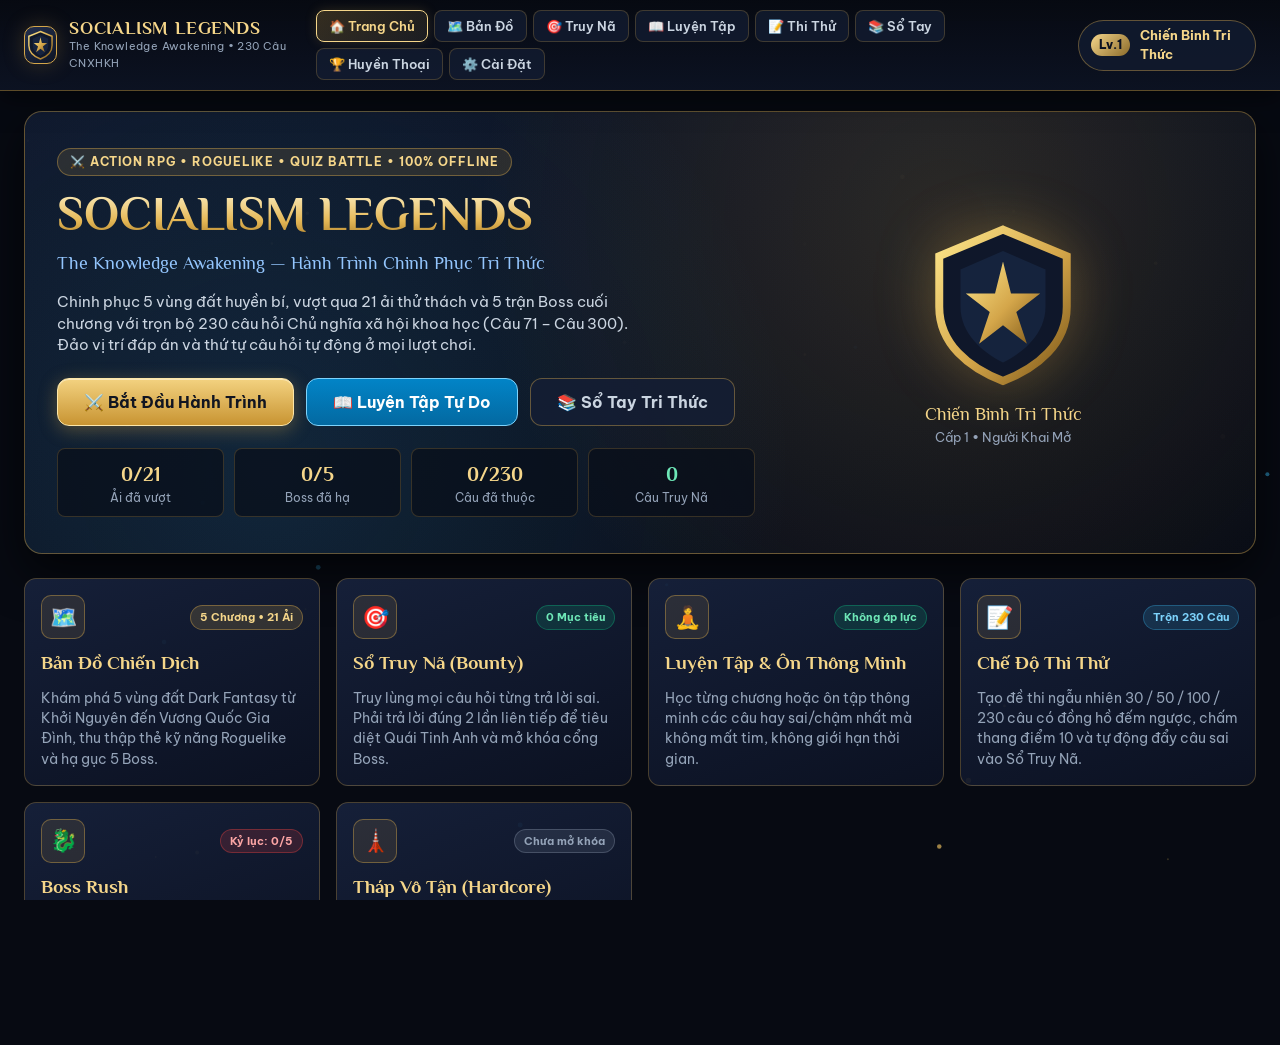
<file: On_thi_CK_CNXH/index.html>
<!DOCTYPE html>
<html lang="vi">
<head>
  <meta charset="UTF-8">
  <meta name="viewport" content="width=device-width, initial-scale=1.0">
  <title>SOCIALISM LEGENDS – The Knowledge Awakening</title>

  <!-- Vietnamese-native Dark Fantasy Display & Body Fonts (Online enhancement, clean Windows offline fallback) -->
  <link rel="preconnect" href="https://fonts.googleapis.com">
  <link rel="preconnect" href="https://fonts.gstatic.com" crossorigin>
  <link href="https://fonts.googleapis.com/css2?family=Be+Vietnam+Pro:wght@400;500;600;700;800&family=Philosopher:wght@700&family=Playfair+Display:wght@600;700;800&display=swap" rel="stylesheet">

  <!-- Modular Stylesheets -->
  <link rel="stylesheet" href="css/main.css">
  <link rel="stylesheet" href="css/map.css">
  <link rel="stylesheet" href="css/combat.css">
  <link rel="stylesheet" href="css/animations.css">
</head>
<body>
  <canvas id="bg-canvas"></canvas>

  <div id="app">
    <header class="top-nav">
      <div class="nav-brand" id="nav-brand">
        <div class="nav-crest" id="nav-crest-slot"></div>
        <div>
          <div class="nav-title">SOCIALISM LEGENDS</div>
          <div class="nav-sub">The Knowledge Awakening • 230 Câu CNXHKH</div>
        </div>
      </div>

      <nav class="nav-links">
        <button class="nav-btn" data-nav="menu">🏠 Trang Chủ</button>
        <button class="nav-btn" data-nav="worldmap">🗺️ Bản Đồ</button>
        <button class="nav-btn" data-nav="bounty">🎯 Truy Nã <span class="nav-badge" id="nav-bounty-badge" style="display:none;">0</span></button>
        <button class="nav-btn" data-nav="practice">📖 Luyện Tập</button>
        <button class="nav-btn" data-nav="exam">📝 Thi Thử</button>
        <button class="nav-btn" data-nav="codex">📚 Sổ Tay</button>
        <button class="nav-btn" data-nav="hall">🏆 Huyền Thoại</button>
        <button class="nav-btn" data-nav="settings">⚙️ Cài Đặt</button>
      </nav>

      <div class="nav-hero-pill" id="nav-hero-pill" title="Xem Hồ Sơ Chiến Binh">
        <span class="hero-lvl-badge" id="nav-hero-lvl">Lv.1</span>
        <span id="nav-hero-name" style="font-size:13px;font-weight:700;color:var(--gold-bright);">Chiến Binh Tri Thức</span>
      </div>
    </header>

    <main class="screen-viewport" id="screen-viewport"></main>
  </div>

  <!-- Global Modal Overlay (Boss Intro, Pause, Victory/Skills, Defeat, Confirmations) -->
  <div class="modal-backdrop hidden" id="modal-overlay"></div>

  <!-- Toast Notification Layer -->
  <div id="toast-container"></div>

  <!-- Verified 230-Question Offline Data Module (Zero-CORS for direct index.html open) -->
  <script src="data/questions_data.js"></script>

  <!-- Modular Game Systems -->
  <script src="js/storage.js"></script>
  <script src="js/audio.js"></script>
  <script src="js/art.js"></script>
  <script src="js/questions.js"></script>
  <script src="js/skills.js"></script>
  <script src="js/bosses.js"></script>
  <script src="js/progression.js"></script>
  <script src="js/combat.js"></script>
  <script src="js/game.js"></script>
</body>
</html>
</file>
<file: On_thi_CK_CNXH/css/main.css>
/* ============================================================
   SOCIALISM LEGENDS – MAIN THEME & LAYOUT
   Dark Fantasy RPG + Medieval Fantasy | 100% Vietnamese Safe Fonts
   ============================================================ */

:root {
  --bg-void: #070a12;
  --bg-deep: #0b1120;
  --bg-navy: #111a2e;
  --bg-panel: rgba(15, 23, 42, 0.90);
  --bg-panel-solid: #11192d;
  --bg-card: rgba(20, 30, 52, 0.88);
  --bg-card-hover: rgba(30, 44, 74, 0.96);

  --gold-bright: #f5d68a;
  --gold: #d4a64a;
  --gold-dim: #8a6a2a;
  --gold-border: rgba(212, 166, 74, 0.42);
  --gold-glow: rgba(245, 214, 138, 0.28);

  --blue-electric: #38bdf8;
  --blue-deep: #0284c7;
  --crimson: #ef4444;
  --crimson-dark: #991b1b;
  --amber: #f59e0b;
  --emerald: #10b981;
  --emerald-bright: #34d399;
  --violet: #a855f7;

  --text-main: #f1f5f9;
  --text-soft: #cbd5e1;
  --text-muted: #94a3b8;

  /* 100% Vietnamese-safe Display & Body Font Stack (No Cinzel!) */
  --font-display: 'Philosopher', 'Playfair Display', 'Palatino Linotype', 'Book Antiqua', Georgia, serif;
  --font-body: 'Be Vietnam Pro', 'Segoe UI', Tahoma, Arial, sans-serif;

  --radius-sm: 8px;
  --radius-md: 12px;
  --radius-lg: 18px;
  --shadow-deep: 0 18px 46px rgba(0, 0, 0, 0.65);
  --shadow-gold: 0 0 22px rgba(212, 166, 74, 0.22);
}

*, *::before, *::after {
  box-sizing: border-box;
  margin: 0;
  padding: 0;
}

html, body {
  width: 100%;
  height: 100%;
  background: var(--bg-void);
  color: var(--text-main);
  font-family: var(--font-body);
  font-size: 15px;
  line-height: 1.5;
  overflow-x: hidden;
  -webkit-font-smoothing: antialiased;
  text-rendering: optimizeLegibility;
}

/* Custom Scrollbar */
::-webkit-scrollbar { width: 8px; height: 8px; }
::-webkit-scrollbar-track { background: #090e1a; }
::-webkit-scrollbar-thumb { background: #2c3a57; border-radius: 99px; border: 1px solid rgba(212,166,74,0.25); }
::-webkit-scrollbar-thumb:hover { background: var(--gold-dim); }

/* Ambient Canvas Backdrop */
#bg-canvas {
  position: fixed;
  inset: 0;
  width: 100vw;
  height: 100vh;
  z-index: 0;
  pointer-events: none;
}

#app {
  position: relative;
  z-index: 1;
  min-height: 100vh;
  display: flex;
  flex-direction: column;
}

/* Top Persistent Navigation Bar */
.top-nav {
  position: sticky;
  top: 0;
  z-index: 50;
  display: flex;
  align-items: center;
  justify-content: space-between;
  gap: 14px;
  padding: 10px 24px;
  background: linear-gradient(180deg, rgba(7, 10, 18, 0.96), rgba(13, 20, 36, 0.90));
  border-bottom: 1px solid var(--gold-border);
  box-shadow: 0 6px 24px rgba(0, 0, 0, 0.55);
  backdrop-filter: blur(10px);
}

.nav-brand {
  display: flex;
  align-items: center;
  gap: 12px;
  cursor: pointer;
}

.nav-crest {
  width: 38px;
  height: 38px;
  border-radius: 10px;
  background: linear-gradient(145deg, #23304f, #0d1424);
  border: 1.5px solid var(--gold);
  display: grid;
  place-items: center;
  box-shadow: var(--shadow-gold);
}

.nav-title {
  font-family: var(--font-display);
  font-weight: 700;
  font-size: 18px;
  letter-spacing: 0.8px;
  color: var(--gold-bright);
  line-height: 1.1;
}

.nav-sub {
  font-size: 11px;
  color: var(--text-muted);
  letter-spacing: 0.4px;
}

.nav-links {
  display: flex;
  align-items: center;
  gap: 6px;
  flex-wrap: wrap;
}

.nav-btn {
  background: rgba(20, 30, 52, 0.72);
  border: 1px solid rgba(212, 166, 74, 0.24);
  color: var(--text-soft);
  padding: 7px 12px;
  border-radius: var(--radius-sm);
  font-family: var(--font-body);
  font-size: 13px;
  font-weight: 600;
  cursor: pointer;
  transition: all 0.2s ease;
  display: inline-flex;
  align-items: center;
  gap: 6px;
}

.nav-btn:hover, .nav-btn.active {
  background: linear-gradient(135deg, rgba(212, 166, 74, 0.22), rgba(245, 214, 138, 0.08));
  border-color: var(--gold-bright);
  color: var(--gold-bright);
  box-shadow: 0 0 12px rgba(212, 166, 74, 0.18);
}

.nav-badge {
  background: var(--crimson);
  color: #fff;
  font-size: 11px;
  font-weight: 700;
  padding: 1px 6px;
  border-radius: 99px;
}

.nav-hero-pill {
  display: flex;
  align-items: center;
  gap: 10px;
  padding: 5px 12px;
  border-radius: 99px;
  background: rgba(17, 26, 46, 0.9);
  border: 1px solid var(--gold-border);
  cursor: pointer;
  transition: border-color 0.2s;
}

.nav-hero-pill:hover { border-color: var(--gold-bright); }

.hero-lvl-badge {
  background: linear-gradient(135deg, var(--gold-bright), var(--gold-dim));
  color: #0b1120;
  font-weight: 800;
  font-size: 12px;
  padding: 2px 8px;
  border-radius: 99px;
}

/* Screen Container */
.screen-viewport {
  flex: 1;
  width: 100%;
  max-width: 1380px;
  margin: 0 auto;
  padding: 20px 24px 36px;
}

.screen-viewport.combat-full {
  max-width: 1440px;
  padding: 12px 20px 18px;
}

/* Fantasy Headings */
.fantasy-title {
  font-family: var(--font-display);
  font-weight: 700;
  color: var(--gold-bright);
  letter-spacing: 0.6px;
  text-shadow: 0 3px 14px rgba(0, 0, 0, 0.7), 0 0 18px rgba(212, 166, 74, 0.22);
}

.section-header {
  display: flex;
  align-items: flex-end;
  justify-content: space-between;
  flex-wrap: wrap;
  gap: 12px;
  margin-bottom: 20px;
  padding-bottom: 12px;
  border-bottom: 1px solid rgba(212, 166, 74, 0.25);
}

.section-header h1 {
  font-size: 28px;
  line-height: 1.2;
}

.section-header p {
  color: var(--text-muted);
  font-size: 14px;
  margin-top: 4px;
}

/* Dark Fantasy Panels & Cards */
.rpg-panel {
  background: linear-gradient(165deg, rgba(20, 30, 54, 0.94), rgba(10, 15, 28, 0.96));
  border: 1.5px solid var(--gold-border);
  border-radius: var(--radius-lg);
  box-shadow: var(--shadow-deep), inset 0 1px 0 rgba(245, 214, 138, 0.14);
  position: relative;
}

.rpg-card {
  background: linear-gradient(160deg, rgba(23, 34, 60, 0.92), rgba(12, 18, 34, 0.94));
  border: 1px solid rgba(212, 166, 74, 0.30);
  border-radius: var(--radius-md);
  padding: 16px;
  transition: transform 0.2s ease, border-color 0.2s ease, box-shadow 0.2s ease;
}

.rpg-card.clickable { cursor: pointer; }
.rpg-card.clickable:hover {
  transform: translateY(-3px);
  border-color: var(--gold-bright);
  box-shadow: 0 10px 28px rgba(0, 0, 0, 0.5), 0 0 18px rgba(212, 166, 74, 0.22);
}

/* Fantasy Buttons */
.btn {
  display: inline-flex;
  align-items: center;
  justify-content: center;
  gap: 8px;
  padding: 10px 18px;
  border-radius: var(--radius-sm);
  font-family: var(--font-body);
  font-size: 14px;
  font-weight: 700;
  cursor: pointer;
  border: 1.5px solid transparent;
  transition: all 0.18s ease;
  text-decoration: none;
  user-select: none;
}

.btn:active { transform: translateY(1px) scale(0.985); }
.btn:disabled { opacity: 0.45; cursor: not-allowed; transform: none; }

.btn-gold {
  background: linear-gradient(180deg, #f3d280 0%, #c89432 100%);
  color: #111521;
  border-color: #fde6a8;
  box-shadow: 0 4px 18px rgba(212, 166, 74, 0.35), inset 0 1px 0 rgba(255,255,255,0.45);
}

.btn-gold:hover:not(:disabled) {
  filter: brightness(1.08);
  box-shadow: 0 6px 24px rgba(245, 214, 138, 0.5);
  transform: translateY(-1px);
}

.btn-crimson {
  background: linear-gradient(180deg, #dc2626 0%, #881313 100%);
  color: #fff;
  border-color: #f87171;
  box-shadow: 0 4px 16px rgba(220, 38, 38, 0.35);
}

.btn-crimson:hover:not(:disabled) {
  filter: brightness(1.12);
  transform: translateY(-1px);
}

.btn-emerald {
  background: linear-gradient(180deg, #10b981 0%, #047857 100%);
  color: #fff;
  border-color: #6ee7b7;
  box-shadow: 0 4px 16px rgba(16, 185, 129, 0.3);
}

.btn-emerald:hover:not(:disabled) { filter: brightness(1.1); transform: translateY(-1px); }

.btn-blue {
  background: linear-gradient(180deg, #0284c7 0%, #0369a1 100%);
  color: #fff;
  border-color: #7dd3fc;
}

.btn-blue:hover:not(:disabled) { filter: brightness(1.12); transform: translateY(-1px); }

.btn-ghost {
  background: rgba(20, 30, 52, 0.85);
  color: var(--text-soft);
  border-color: var(--gold-border);
}

.btn-ghost:hover:not(:disabled) {
  border-color: var(--gold-bright);
  color: var(--gold-bright);
  background: rgba(30, 44, 74, 0.95);
}

.btn-lg { padding: 13px 26px; font-size: 16px; border-radius: var(--radius-md); }
.btn-sm { padding: 6px 12px; font-size: 12.5px; }

/* Main Menu Hero Section */
.menu-hero {
  position: relative;
  padding: 36px 32px;
  border-radius: var(--radius-lg);
  background:
    radial-gradient(circle at 75% 25%, rgba(212, 166, 74, 0.16), transparent 48%),
    radial-gradient(circle at 20% 80%, rgba(56, 189, 248, 0.12), transparent 50%),
    linear-gradient(155deg, rgba(16, 24, 44, 0.95), rgba(8, 12, 22, 0.97));
  border: 1.5px solid var(--gold-border);
  box-shadow: var(--shadow-deep);
  display: grid;
  grid-template-columns: 1.35fr 0.85fr;
  gap: 28px;
  align-items: center;
  margin-bottom: 24px;
  overflow: hidden;
}

.menu-eyebrow {
  display: inline-flex;
  align-items: center;
  gap: 8px;
  padding: 4px 12px;
  border-radius: 99px;
  background: rgba(212, 166, 74, 0.14);
  border: 1px solid var(--gold-border);
  color: var(--gold-bright);
  font-size: 12px;
  font-weight: 700;
  letter-spacing: 1px;
  text-transform: uppercase;
  margin-bottom: 12px;
}

.menu-main-title {
  font-family: var(--font-display);
  font-size: clamp(32px, 4vw, 48px);
  font-weight: 700;
  line-height: 1.12;
  background: linear-gradient(180deg, #fff4cc 0%, #e5b857 60%, #a57722 100%);
  -webkit-background-clip: text;
  -webkit-text-fill-color: transparent;
  margin-bottom: 8px;
}

.menu-subtitle {
  font-family: var(--font-display);
  font-size: 18px;
  color: #93c5fd;
  margin-bottom: 14px;
}

.menu-desc {
  color: var(--text-soft);
  font-size: 14.5px;
  max-width: 600px;
  margin-bottom: 22px;
}

.menu-actions {
  display: flex;
  flex-wrap: wrap;
  gap: 12px;
}

.menu-stats-strip {
  display: grid;
  grid-template-columns: repeat(4, 1fr);
  gap: 10px;
  margin-top: 22px;
}

.mini-stat {
  background: rgba(9, 14, 26, 0.72);
  border: 1px solid rgba(212, 166, 74, 0.22);
  border-radius: var(--radius-sm);
  padding: 10px 12px;
  text-align: center;
}

.mini-stat .val {
  font-family: var(--font-display);
  font-size: 20px;
  font-weight: 700;
  color: var(--gold-bright);
}

.mini-stat .lbl {
  font-size: 11.5px;
  color: var(--text-muted);
}

.menu-emblem-box {
  display: flex;
  flex-direction: column;
  align-items: center;
  justify-content: center;
  gap: 12px;
}

/* Mode Grid */
.mode-grid {
  display: grid;
  grid-template-columns: repeat(auto-fit, minmax(250px, 1fr));
  gap: 16px;
}

.mode-card {
  display: flex;
  flex-direction: column;
  gap: 10px;
  position: relative;
  overflow: hidden;
}

.mode-card-head {
  display: flex;
  align-items: center;
  justify-content: space-between;
  gap: 10px;
}

.mode-icon {
  width: 44px;
  height: 44px;
  border-radius: 10px;
  display: grid;
  place-items: center;
  font-size: 22px;
  background: rgba(212, 166, 74, 0.12);
  border: 1px solid var(--gold-border);
}

.mode-tag {
  font-size: 11px;
  font-weight: 700;
  padding: 3px 9px;
  border-radius: 99px;
  background: rgba(56, 189, 248, 0.14);
  color: #7dd3fc;
  border: 1px solid rgba(56, 189, 248, 0.3);
}

.mode-tag.danger { background: rgba(239,68,68,0.16); color: #fca5a5; border-color: rgba(239,68,68,0.35); }
.mode-tag.gold { background: rgba(212,166,74,0.18); color: var(--gold-bright); border-color: var(--gold-border); }
.mode-tag.emerald { background: rgba(16,185,129,0.16); color: #6ee7b7; border-color: rgba(16,185,129,0.35); }
.mode-tag.locked { background: rgba(148,163,184,0.14); color: #94a3b8; border-color: rgba(148,163,184,0.3); }

.mode-card h3 {
  font-family: var(--font-display);
  font-size: 19px;
  color: var(--gold-bright);
}

.mode-card p {
  font-size: 13.5px;
  color: var(--text-muted);
  flex: 1;
}

/* Progress Bars */
.bar-track {
  width: 100%;
  height: 10px;
  background: rgba(7, 10, 18, 0.85);
  border-radius: 99px;
  border: 1px solid rgba(255, 255, 255, 0.1);
  overflow: hidden;
}

.bar-fill {
  height: 100%;
  border-radius: 99px;
  transition: width 0.45s cubic-bezier(0.22, 1, 0.36, 1);
}

.bar-fill.gold { background: linear-gradient(90deg, #b8860b, #f5d68a); }
.bar-fill.blue { background: linear-gradient(90deg, #0284c7, #38bdf8); }
.bar-fill.emerald { background: linear-gradient(90deg, #059669, #34d399); }
.bar-fill.crimson { background: linear-gradient(90deg, #991b1b, #ef4444); }

/* Profile, Hall of Legends, Bounty, Codex, Settings Grids */
.two-col-grid {
  display: grid;
  grid-template-columns: 360px 1fr;
  gap: 20px;
  align-items: start;
}

.grid-3 { display: grid; grid-template-columns: repeat(3, 1fr); gap: 16px; }
.grid-2 { display: grid; grid-template-columns: repeat(2, 1fr); gap: 16px; }

/* Filter Bar & Inputs */
.filter-bar {
  display: flex;
  flex-wrap: wrap;
  gap: 10px;
  align-items: center;
  margin-bottom: 16px;
}

.rpg-input, .rpg-select {
  background: rgba(9, 14, 26, 0.92);
  border: 1px solid var(--gold-border);
  color: var(--text-main);
  padding: 9px 13px;
  border-radius: var(--radius-sm);
  font-family: var(--font-body);
  font-size: 14px;
  outline: none;
}

.rpg-input:focus, .rpg-select:focus {
  border-color: var(--gold-bright);
  box-shadow: 0 0 10px rgba(212, 166, 74, 0.25);
}

.tab-btn {
  padding: 8px 14px;
  border-radius: var(--radius-sm);
  background: rgba(17, 26, 46, 0.85);
  border: 1px solid rgba(212, 166, 74, 0.24);
  color: var(--text-soft);
  font-family: var(--font-body);
  font-size: 13.5px;
  font-weight: 600;
  cursor: pointer;
}

.tab-btn.active {
  background: linear-gradient(135deg, rgba(212,166,74,0.28), rgba(212,166,74,0.1));
  border-color: var(--gold-bright);
  color: var(--gold-bright);
}

/* Bounty Wanted Cards */
.bounty-list {
  display: flex;
  flex-direction: column;
  gap: 12px;
}

.bounty-item {
  background: linear-gradient(155deg, rgba(35, 20, 26, 0.88), rgba(14, 18, 32, 0.94));
  border: 1px solid rgba(239, 68, 68, 0.36);
  border-radius: var(--radius-md);
  padding: 14px 16px;
}

.bounty-item.cleared {
  background: linear-gradient(155deg, rgba(16, 36, 30, 0.86), rgba(13, 20, 36, 0.94));
  border-color: rgba(16, 185, 129, 0.38);
}

.bounty-meta {
  display: flex;
  flex-wrap: wrap;
  justify-content: space-between;
  gap: 8px;
  font-size: 12.5px;
  color: var(--text-muted);
  margin-bottom: 8px;
}

.bounty-q {
  font-weight: 600;
  color: var(--text-main);
  margin-bottom: 8px;
  font-size: 14.5px;
}

.bounty-ans-row {
  display: flex;
  flex-wrap: wrap;
  gap: 12px;
  font-size: 13px;
}

.ans-correct-pill {
  color: #6ee7b7;
  background: rgba(16, 185, 129, 0.14);
  border: 1px solid rgba(16, 185, 129, 0.32);
  padding: 4px 10px;
  border-radius: 6px;
}

.ans-wrong-pill {
  color: #fca5a5;
  background: rgba(239, 68, 68, 0.14);
  border: 1px solid rgba(239, 68, 68, 0.32);
  padding: 4px 10px;
  border-radius: 6px;
}

/* Rank Badge */
.rank-badge {
  display: inline-grid;
  place-items: center;
  font-family: var(--font-display);
  font-weight: 700;
  border-radius: 50%;
  border: 2px solid var(--gold);
  background: radial-gradient(circle, rgba(245, 214, 138, 0.22), rgba(11, 17, 32, 0.95));
  color: var(--gold-bright);
  box-shadow: 0 0 18px rgba(212, 166, 74, 0.35);
}

.rank-SS { border-color: #fde047; color: #fef08a; box-shadow: 0 0 24px rgba(250, 204, 21, 0.55); }
.rank-S  { border-color: #f59e0b; color: #fcd34d; }
.rank-A  { border-color: #38bdf8; color: #7dd3fc; }
.rank-B  { border-color: #34d399; color: #6ee7b7; }
.rank-C  { border-color: #94a3b8; color: #cbd5e1; }

/* Modals */
.modal-backdrop {
  position: fixed;
  inset: 0;
  z-index: 200;
  background: rgba(3, 6, 14, 0.84);
  backdrop-filter: blur(7px);
  display: flex;
  align-items: center;
  justify-content: center;
  padding: 16px;
}

.modal-backdrop.hidden { display: none !important; }

.modal-box {
  width: 100%;
  max-width: 820px;
  max-height: 92vh;
  overflow-y: auto;
  padding: 24px 28px;
}

.modal-box.compact { max-width: 520px; }

/* Toast Notification */
#toast-container {
  position: fixed;
  bottom: 20px;
  right: 20px;
  z-index: 400;
  display: flex;
  flex-direction: column;
  gap: 8px;
  pointer-events: none;
}

.toast {
  background: rgba(15, 23, 42, 0.96);
  border: 1.5px solid var(--gold);
  color: var(--text-main);
  padding: 10px 16px;
  border-radius: var(--radius-sm);
  font-size: 13.5px;
  font-weight: 600;
  box-shadow: 0 8px 24px rgba(0, 0, 0, 0.6);
  animation: toastIn 0.25s ease;
}

.toast.success { border-color: var(--emerald); color: #a7f3d0; }
.toast.danger { border-color: var(--crimson); color: #fecaca; }
.toast.info { border-color: var(--blue-electric); color: #bae6fd; }

/* Settings Rows */
.setting-row {
  display: flex;
  align-items: center;
  justify-content: space-between;
  gap: 16px;
  padding: 12px 0;
  border-bottom: 1px solid rgba(255, 255, 255, 0.08);
}

.setting-row:last-child { border-bottom: none; }
.setting-info h4 { font-size: 14.5px; color: var(--text-main); }
.setting-info p { font-size: 12.5px; color: var(--text-muted); }

/* Toggle Switch */
.switch {
  position: relative;
  display: inline-block;
  width: 48px;
  height: 26px;
  flex-shrink: 0;
}

.switch input { opacity: 0; width: 0; height: 0; }
.slider {
  position: absolute;
  cursor: pointer;
  inset: 0;
  background: #1e293b;
  border: 1px solid var(--gold-border);
  border-radius: 99px;
  transition: 0.25s;
}

.slider::before {
  content: "";
  position: absolute;
  height: 18px;
  width: 18px;
  left: 3px;
  top: 3px;
  background: #cbd5e1;
  border-radius: 50%;
  transition: 0.25s;
}

.switch input:checked + .slider { background: linear-gradient(90deg, #b8860b, #e5b857); }
.switch input:checked + .slider::before { transform: translateX(22px); background: #0b1120; }

/* Exam Grid */
.exam-nav-grid {
  display: grid;
  grid-template-columns: repeat(auto-fill, minmax(38px, 1fr));
  gap: 6px;
  max-height: 360px;
  overflow-y: auto;
  padding: 4px;
}

.exam-q-dot {
  height: 34px;
  border-radius: 6px;
  background: rgba(15, 23, 42, 0.85);
  border: 1px solid rgba(148, 163, 184, 0.28);
  color: var(--text-soft);
  font-size: 12px;
  font-weight: 700;
  cursor: pointer;
}

.exam-q-dot.current { border-color: var(--gold-bright); box-shadow: 0 0 10px rgba(245, 214, 138, 0.45); color: var(--gold-bright); }
.exam-q-dot.answered { background: rgba(56, 189, 248, 0.22); border-color: var(--blue-electric); color: #e0f2fe; }
.exam-q-dot.graded-ok { background: rgba(16, 185, 129, 0.25); border-color: var(--emerald); color: #a7f3d0; }
.exam-q-dot.graded-bad { background: rgba(239, 68, 68, 0.25); border-color: var(--crimson); color: #fecaca; }

/* Responsive */
@media (max-width: 1024px) {
  .menu-hero { grid-template-columns: 1fr; }
  .two-col-grid { grid-template-columns: 1fr; }
  .grid-3 { grid-template-columns: repeat(2, 1fr); }
}

@media (max-width: 720px) {
  .top-nav {
    padding: 8px 12px;
    gap: 8px;
    flex-wrap: wrap;
  }
  .nav-brand {
    flex: 1;
    min-width: 0;
  }
  .nav-title { font-size: 15px; }
  .nav-sub { display: none; }
  .nav-hero-pill {
    padding: 4px 8px;
    gap: 6px;
    white-space: nowrap;
  }
  #nav-hero-name {
    max-width: 95px;
    overflow: hidden;
    text-overflow: ellipsis;
  }
  .nav-links {
    order: 3;
    width: 100%;
    flex-wrap: nowrap;
    overflow-x: auto;
    -webkit-overflow-scrolling: touch;
    padding-bottom: 4px;
    scrollbar-width: none;
  }
  .nav-links::-webkit-scrollbar { display: none; }
  .nav-btn {
    white-space: nowrap;
    flex-shrink: 0;
    padding: 6px 10px;
    font-size: 12.5px;
  }
  .screen-viewport { padding: 14px 12px 28px; }
  .menu-hero { padding: 20px 16px; gap: 18px; }
  .menu-stats-strip { grid-template-columns: repeat(2, 1fr); }
  .grid-3, .grid-2 { grid-template-columns: 1fr; }
}
</file>
<file: On_thi_CK_CNXH/css/map.css>
/* ============================================================
   WORLD MAP & STAGE SELECTION PATHWAYS
   ============================================================ */

.world-map-grid {
  display: grid;
  grid-template-columns: repeat(auto-fit, minmax(250px, 1fr));
  gap: 18px;
}

.realm-card {
  position: relative;
  border-radius: var(--radius-lg);
  padding: 20px 18px;
  border: 1.5px solid var(--gold-border);
  overflow: hidden;
  display: flex;
  flex-direction: column;
  gap: 12px;
  min-height: 310px;
  transition: transform 0.24s ease, box-shadow 0.24s ease, border-color 0.24s ease;
  cursor: pointer;
}

.realm-card::before {
  content: "";
  position: absolute;
  inset: 0;
  opacity: 0.26;
  pointer-events: none;
  z-index: 0;
}

.realm-card > * { position: relative; z-index: 1; }

.realm-card:hover:not(.locked) {
  transform: translateY(-5px);
  border-color: var(--gold-bright);
  box-shadow: 0 14px 36px rgba(0, 0, 0, 0.65), 0 0 24px rgba(212, 166, 74, 0.28);
}

.realm-card.locked {
  filter: grayscale(0.75) brightness(0.65);
  cursor: not-allowed;
  border-color: rgba(148, 163, 184, 0.25);
}

/* 5 Distinct Region Themes */
.realm-ch3 { background: linear-gradient(160deg, #0f2924 0%, #09151a 55%, #070b14 100%); }
.realm-ch4 { background: linear-gradient(160deg, #10254a 0%, #0b1630 55%, #070b14 100%); }
.realm-ch5 { background: linear-gradient(160deg, #3b151a 0%, #1d0e19 55%, #070b14 100%); }
.realm-ch6 { background: linear-gradient(160deg, #2b1448 0%, #170e2e 55%, #070b14 100%); }
.realm-ch7 { background: linear-gradient(160deg, #3c290c 0%, #1f170d 55%, #070b14 100%); }

.realm-top {
  display: flex;
  align-items: center;
  justify-content: space-between;
  gap: 10px;
}

.realm-chap-pill {
  font-size: 11.5px;
  font-weight: 800;
  text-transform: uppercase;
  letter-spacing: 0.8px;
  padding: 4px 10px;
  border-radius: 99px;
  background: rgba(0, 0, 0, 0.45);
  border: 1px solid var(--gold-border);
  color: var(--gold-bright);
}

.realm-emblem {
  width: 68px;
  height: 68px;
  margin: 4px auto;
}

.realm-name {
  font-family: var(--font-display);
  font-size: 21px;
  font-weight: 700;
  color: var(--gold-bright);
  text-align: center;
}

.realm-sub {
  font-size: 12.5px;
  color: var(--text-soft);
  text-align: center;
  min-height: 36px;
}

.realm-meta-row {
  display: flex;
  justify-content: space-between;
  font-size: 12.5px;
  color: var(--text-muted);
}

.realm-lock-overlay {
  position: absolute;
  inset: 0;
  background: rgba(5, 8, 16, 0.56);
  display: flex;
  flex-direction: column;
  align-items: center;
  justify-content: center;
  gap: 6px;
  z-index: 5;
  text-align: center;
  padding: 16px;
}

/* Stage Selection Banner & Pathway */
.stage-realm-banner {
  border-radius: var(--radius-lg);
  padding: 20px 24px;
  border: 1.5px solid var(--gold-border);
  margin-bottom: 22px;
  display: flex;
  align-items: center;
  justify-content: space-between;
  flex-wrap: wrap;
  gap: 16px;
  box-shadow: var(--shadow-deep);
}

.stage-pathway {
  position: relative;
  display: flex;
  flex-wrap: wrap;
  align-items: stretch;
  justify-content: center;
  gap: 18px;
  padding: 24px 14px;
  border-radius: var(--radius-lg);
  background: rgba(10, 15, 28, 0.85);
  border: 1px solid rgba(212, 166, 74, 0.25);
}

.stage-connector {
  display: flex;
  align-items: center;
  justify-content: center;
  width: 28px;
  flex-shrink: 0;
}

.stage-connector-line {
  width: 100%;
  height: 4px;
  border-radius: 99px;
  background: rgba(148, 163, 184, 0.25);
  position: relative;
  overflow: hidden;
}

.stage-connector-line.unlocked {
  background: linear-gradient(90deg, var(--gold-dim), var(--gold-bright));
  box-shadow: 0 0 12px rgba(245, 214, 138, 0.55);
}

.stage-connector-line.unlocked::after {
  content: "";
  position: absolute;
  top: 0;
  left: -40%;
  width: 40%;
  height: 100%;
  background: linear-gradient(90deg, transparent, #fff, transparent);
  animation: pathLightFlow 2s linear infinite;
}

.stage-node {
  width: 220px;
  border-radius: var(--radius-md);
  padding: 16px 14px;
  background: linear-gradient(165deg, rgba(22, 34, 60, 0.94), rgba(11, 17, 32, 0.96));
  border: 1.5px solid var(--gold-border);
  display: flex;
  flex-direction: column;
  align-items: center;
  text-align: center;
  gap: 8px;
  cursor: pointer;
  position: relative;
  transition: transform 0.2s, border-color 0.2s, box-shadow 0.2s;
}

.stage-node:hover:not(.locked) {
  transform: translateY(-4px);
  border-color: var(--gold-bright);
  box-shadow: 0 10px 28px rgba(0, 0, 0, 0.6), 0 0 18px rgba(245, 214, 138, 0.25);
}

.stage-node.cleared {
  border-color: rgba(16, 185, 129, 0.65);
}

.stage-node.locked {
  opacity: 0.52;
  filter: grayscale(0.8);
  cursor: not-allowed;
}

.stage-node.boss-node {
  width: 250px;
  background: linear-gradient(165deg, rgba(64, 16, 26, 0.94), rgba(18, 10, 22, 0.97));
  border: 2px solid #ef4444;
  box-shadow: 0 0 24px rgba(239, 68, 68, 0.24);
}

.stage-node.boss-node:hover:not(.locked) {
  border-color: #fca5a5;
  box-shadow: 0 12px 32px rgba(239, 68, 68, 0.4);
}

.stage-node-art {
  width: 78px;
  height: 78px;
  display: grid;
  place-items: center;
}

.stage-node-code {
  font-size: 11.5px;
  font-weight: 800;
  color: var(--gold-bright);
  letter-spacing: 0.7px;
  text-transform: uppercase;
}

.stage-node-title {
  font-size: 13px;
  font-weight: 600;
  color: var(--text-main);
  line-height: 1.35;
  min-height: 36px;
}

.stage-node-meta {
  font-size: 12px;
  color: var(--text-muted);
}

.stage-rank-corner {
  position: absolute;
  top: 10px;
  right: 10px;
  width: 30px;
  height: 30px;
  font-size: 13px;
}

.boss-gate-alert {
  background: rgba(127, 29, 29, 0.38);
  border: 1px solid rgba(248, 113, 113, 0.55);
  border-radius: var(--radius-md);
  padding: 12px 16px;
  margin-top: 16px;
  display: flex;
  align-items: center;
  justify-content: space-between;
  flex-wrap: wrap;
  gap: 12px;
  color: #fecaca;
  font-size: 14px;
}

@media (max-width: 900px) {
  .stage-connector { display: none; }
  .stage-node, .stage-node.boss-node { width: 100%; max-width: 320px; }
}
</file>
<file: On_thi_CK_CNXH/css/combat.css>
/* ============================================================
   COMBAT ARENA, BOSS ARENA, SKILL CARDS, VICTORY / DEFEAT
   Optimized cleanly for 1366x768+ without clipping
   ============================================================ */

.combat-wrapper {
  display: flex;
  flex-direction: column;
  gap: 10px;
  position: relative;
}

.combat-wrapper.fever-active {
  box-shadow: 0 0 0 2px rgba(245, 158, 11, 0.5), 0 0 36px rgba(245, 158, 11, 0.25);
  border-radius: var(--radius-lg);
}

/* Top Monster HUD */
.combat-top-hud {
  display: grid;
  grid-template-columns: auto 1fr auto;
  align-items: center;
  gap: 14px;
  padding: 10px 16px;
  border-radius: var(--radius-md);
  background: linear-gradient(180deg, rgba(17, 26, 46, 0.94), rgba(10, 15, 28, 0.96));
  border: 1.5px solid var(--gold-border);
}

.combat-stage-pill {
  display: flex;
  flex-direction: column;
  gap: 2px;
}

.combat-stage-pill .tag {
  font-size: 11px;
  font-weight: 800;
  letter-spacing: 0.8px;
  text-transform: uppercase;
  color: var(--gold-bright);
}

.combat-stage-pill .sub {
  font-size: 12.5px;
  color: var(--text-muted);
}

.monster-hp-block {
  display: flex;
  flex-direction: column;
  gap: 5px;
  max-width: 680px;
  width: 100%;
  margin: 0 auto;
}

.monster-hp-header {
  display: flex;
  align-items: center;
  justify-content: space-between;
  gap: 10px;
}

.monster-name {
  font-family: var(--font-display);
  font-size: 18px;
  font-weight: 700;
  color: var(--gold-bright);
  display: flex;
  align-items: center;
  gap: 8px;
}

.monster-hp-text {
  font-size: 13px;
  font-weight: 700;
  color: #fca5a5;
}

.hp-bar-outer {
  position: relative;
  height: 18px;
  border-radius: 99px;
  background: #090d18;
  border: 1.5px solid rgba(239, 68, 68, 0.48);
  overflow: hidden;
  box-shadow: inset 0 2px 6px rgba(0, 0, 0, 0.8);
}

.hp-bar-trail {
  position: absolute;
  inset: 0;
  width: 100%;
  background: linear-gradient(90deg, #fde68a, #f59e0b);
  transition: width 0.55s ease 0.14s;
}

.hp-bar-fill {
  position: absolute;
  inset: 0;
  width: 100%;
  background: linear-gradient(90deg, #991b1b 0%, #dc2626 55%, #f97316 100%);
  transition: width 0.22s ease;
}

.hp-bar-fill.boss-hp {
  background: linear-gradient(90deg, #581c87 0%, #be123c 55%, #ef4444 100%);
}

/* Middle Battle Stage: Left Hero | Center Arena | Right Timer */
.combat-mid-grid {
  display: grid;
  grid-template-columns: 235px 1fr 235px;
  gap: 12px;
  align-items: stretch;
}

.side-hud-card {
  background: linear-gradient(165deg, rgba(18, 27, 48, 0.92), rgba(10, 15, 28, 0.95));
  border: 1.5px solid var(--gold-border);
  border-radius: var(--radius-md);
  padding: 12px;
  display: flex;
  flex-direction: column;
  justify-content: space-between;
  gap: 10px;
}

.hero-row {
  display: flex;
  align-items: center;
  gap: 10px;
}

.hero-avatar-sm {
  width: 48px;
  height: 48px;
  border-radius: 10px;
  border: 1.5px solid var(--gold);
  background: #0b1222;
  overflow: hidden;
  flex-shrink: 0;
}

.hearts-row {
  display: flex;
  align-items: center;
  gap: 5px;
  flex-wrap: wrap;
}

.heart-icon {
  font-size: 20px;
  transition: transform 0.25s, opacity 0.25s;
}

.heart-icon.lost { opacity: 0.22; filter: grayscale(1); transform: scale(0.85); }

.combo-box {
  background: rgba(9, 14, 26, 0.8);
  border: 1px solid rgba(212, 166, 74, 0.28);
  border-radius: var(--radius-sm);
  padding: 8px 10px;
  display: flex;
  align-items: center;
  justify-content: space-between;
}

.combo-val {
  font-family: var(--font-display);
  font-size: 24px;
  font-weight: 700;
  color: var(--gold-bright);
  line-height: 1;
}

.combo-val.fever { color: #fb923c; text-shadow: 0 0 14px rgba(251, 146, 60, 0.75); }

/* Active Skills Dock */
.skills-dock {
  display: flex;
  flex-direction: column;
  gap: 6px;
}

.skill-use-btn {
  width: 100%;
  display: flex;
  align-items: center;
  justify-content: space-between;
  gap: 8px;
  padding: 7px 9px;
  border-radius: 8px;
  background: rgba(13, 21, 38, 0.92);
  border: 1px solid var(--gold-border);
  color: var(--text-main);
  font-family: var(--font-body);
  font-size: 12.5px;
  font-weight: 600;
  cursor: pointer;
  transition: all 0.18s;
  text-align: left;
}

.skill-use-btn:hover:not(:disabled) {
  border-color: var(--gold-bright);
  background: rgba(212, 166, 74, 0.16);
}

.skill-use-btn:disabled {
  opacity: 0.42;
  cursor: not-allowed;
}

.skill-use-btn.passive-ready {
  border-color: rgba(16, 185, 129, 0.55);
  background: rgba(16, 185, 129, 0.10);
  cursor: default;
}

.key-cap {
  font-size: 10.5px;
  font-weight: 800;
  padding: 2px 6px;
  border-radius: 4px;
  background: rgba(212, 166, 74, 0.22);
  color: var(--gold-bright);
  border: 1px solid var(--gold-border);
}

/* Center Arena Visual Stage */
.arena-stage {
  position: relative;
  min-height: 220px;
  border-radius: var(--radius-lg);
  border: 1.5px solid var(--gold-border);
  overflow: hidden;
  display: flex;
  align-items: center;
  justify-content: center;
  background: radial-gradient(circle at 50% 45%, rgba(30, 50, 92, 0.55), rgba(7, 10, 18, 0.95));
  box-shadow: inset 0 0 50px rgba(0, 0, 0, 0.78);
}

.arena-bg-ch3 { background: radial-gradient(circle at 50% 45%, rgba(16, 85, 70, 0.48), rgba(7, 12, 18, 0.96)); }
.arena-bg-ch4 { background: radial-gradient(circle at 50% 45%, rgba(25, 65, 130, 0.52), rgba(7, 12, 22, 0.96)); }
.arena-bg-ch5 { background: radial-gradient(circle at 50% 45%, rgba(120, 28, 36, 0.50), rgba(10, 8, 16, 0.96)); }
.arena-bg-ch6 { background: radial-gradient(circle at 50% 45%, rgba(88, 32, 135, 0.50), rgba(9, 8, 22, 0.96)); }
.arena-bg-ch7 { background: radial-gradient(circle at 50% 45%, rgba(128, 82, 18, 0.48), rgba(12, 10, 14, 0.96)); }
.arena-bg-boss { background: radial-gradient(circle at 50% 45%, rgba(153, 27, 27, 0.56), rgba(8, 5, 14, 0.98)); }

#fx-canvas {
  position: absolute;
  inset: 0;
  width: 100%;
  height: 100%;
  pointer-events: none;
  z-index: 4;
}

.monster-sprite-wrap {
  position: relative;
  z-index: 2;
  width: 196px;
  height: 196px;
  display: grid;
  place-items: center;
  animation: monsterIdle 3s ease-in-out infinite;
  filter: drop-shadow(0 12px 22px rgba(0, 0, 0, 0.72));
}

.monster-sprite-wrap.boss-size {
  width: 215px;
  height: 215px;
}

.arena-debuff-banner {
  position: absolute;
  top: 10px;
  left: 50%;
  transform: translateX(-50%);
  z-index: 5;
  display: flex;
  gap: 8px;
  flex-wrap: wrap;
  justify-content: center;
}

.debuff-pill {
  padding: 4px 11px;
  border-radius: 99px;
  font-size: 12px;
  font-weight: 700;
  background: rgba(127, 29, 29, 0.88);
  border: 1px solid #f87171;
  color: #fee2e2;
  box-shadow: 0 0 14px rgba(239, 68, 68, 0.45);
}

.debuff-pill.freeze {
  background: rgba(12, 74, 110, 0.9);
  border-color: #7dd3fc;
  color: #e0f2fe;
}

.damage-popup-layer {
  position: absolute;
  inset: 0;
  pointer-events: none;
  z-index: 6;
  overflow: hidden;
}

.dmg-popup {
  position: absolute;
  left: 50%;
  top: 44%;
  transform: translate(-50%, -50%);
  font-family: var(--font-display);
  font-weight: 700;
  font-size: 28px;
  white-space: nowrap;
  text-shadow: 0 3px 10px rgba(0, 0, 0, 0.9);
  animation: dmgFloat 0.95s cubic-bezier(0.16, 1, 0.3, 1) forwards;
}

.dmg-popup.crit { color: #fde047; font-size: 36px; text-shadow: 0 0 18px rgba(250, 204, 21, 0.8), 0 3px 10px #000; }
.dmg-popup.high { color: #fb923c; font-size: 30px; }
.dmg-popup.norm { color: #e2e8f0; font-size: 26px; }
.dmg-popup.miss { color: #f87171; font-size: 26px; }
.dmg-popup.heal { color: #34d399; font-size: 26px; }

/* Right Timer & Multiplier Panel */
.timer-ring-wrap {
  display: flex;
  flex-direction: column;
  align-items: center;
  gap: 6px;
}

.timer-number {
  font-family: var(--font-display);
  font-size: 34px;
  font-weight: 700;
  color: var(--gold-bright);
  line-height: 1;
}

.timer-number.urgent { color: #f87171; animation: pulseUrgent 0.55s infinite; }
.timer-number.frozen { color: #7dd3fc; text-shadow: 0 0 14px rgba(56, 189, 248, 0.7); }

.mult-badge {
  width: 100%;
  text-align: center;
  padding: 6px 8px;
  border-radius: 8px;
  font-size: 12.5px;
  font-weight: 800;
  border: 1px solid var(--gold-border);
  background: rgba(212, 166, 74, 0.14);
  color: var(--gold-bright);
}

.mult-badge.crit { background: rgba(250, 204, 21, 0.2); border-color: #fde047; color: #fef08a; }
.mult-badge.high { background: rgba(249, 115, 22, 0.18); border-color: #fb923c; color: #fed7aa; }
.mult-badge.mid  { background: rgba(56, 189, 248, 0.15); border-color: #38bdf8; color: #bae6fd; }

.fever-status-box {
  padding: 7px 10px;
  border-radius: 8px;
  font-size: 12px;
  text-align: center;
  background: rgba(9, 14, 26, 0.8);
  border: 1px solid rgba(148, 163, 184, 0.22);
  color: var(--text-muted);
}

.fever-status-box.active {
  background: linear-gradient(135deg, rgba(245, 158, 11, 0.28), rgba(239, 68, 68, 0.22));
  border-color: #fbbf24;
  color: #fef08a;
  font-weight: 700;
}

/* Question & 4 Answers Panel */
.question-box {
  background: linear-gradient(170deg, rgba(18, 27, 48, 0.96), rgba(9, 14, 26, 0.98));
  border: 1.5px solid var(--gold-border);
  border-radius: var(--radius-lg);
  padding: 14px 18px 16px;
  box-shadow: var(--shadow-deep);
}

.question-meta-bar {
  display: flex;
  align-items: center;
  justify-content: space-between;
  flex-wrap: wrap;
  gap: 8px;
  margin-bottom: 8px;
  font-size: 12px;
  color: var(--text-muted);
}

.q-chip {
  padding: 2px 9px;
  border-radius: 99px;
  background: rgba(56, 189, 248, 0.14);
  border: 1px solid rgba(56, 189, 248, 0.3);
  color: #bae6fd;
  font-weight: 600;
}

.q-chip.reinforce {
  background: rgba(168, 85, 247, 0.18);
  border-color: rgba(192, 132, 252, 0.42);
  color: #e9d5ff;
}

.question-text {
  font-size: 16.5px;
  font-weight: 600;
  color: #f8fafc;
  line-height: 1.48;
  margin-bottom: 12px;
}

.answers-grid {
  display: grid;
  grid-template-columns: repeat(2, 1fr);
  gap: 10px;
}

.answer-btn {
  position: relative;
  display: flex;
  align-items: flex-start;
  gap: 10px;
  padding: 11px 14px;
  border-radius: var(--radius-md);
  background: linear-gradient(155deg, rgba(24, 36, 64, 0.92), rgba(13, 20, 38, 0.96));
  border: 1.5px solid rgba(212, 166, 74, 0.30);
  color: var(--text-main);
  font-family: var(--font-body);
  font-size: 14px;
  font-weight: 500;
  text-align: left;
  line-height: 1.42;
  cursor: pointer;
  transition: all 0.16s ease;
}

.answer-btn:hover:not(:disabled) {
  border-color: var(--gold-bright);
  background: linear-gradient(155deg, rgba(38, 55, 92, 0.96), rgba(20, 30, 56, 0.98));
  transform: translateY(-1px);
  box-shadow: 0 4px 16px rgba(212, 166, 74, 0.2);
}

.answer-btn:disabled { cursor: default; }

.answer-letter {
  width: 28px;
  height: 28px;
  border-radius: 7px;
  flex-shrink: 0;
  display: grid;
  place-items: center;
  font-weight: 800;
  font-size: 13px;
  background: rgba(212, 166, 74, 0.18);
  border: 1px solid var(--gold-border);
  color: var(--gold-bright);
}

.answer-btn.correct {
  background: linear-gradient(155deg, rgba(6, 78, 59, 0.94), rgba(6, 95, 70, 0.96)) !important;
  border-color: #34d399 !important;
  box-shadow: 0 0 20px rgba(16, 185, 129, 0.45) !important;
}

.answer-btn.correct .answer-letter {
  background: #10b981;
  color: #052e16;
  border-color: #a7f3d0;
}

.answer-btn.wrong {
  background: linear-gradient(155deg, rgba(127, 29, 29, 0.94), rgba(153, 27, 27, 0.94)) !important;
  border-color: #f87171 !important;
  box-shadow: 0 0 18px rgba(239, 68, 68, 0.4) !important;
}

.answer-btn.wrong .answer-letter {
  background: #ef4444;
  color: #fff;
  border-color: #fecaca;
}

.answer-btn.eliminated {
  opacity: 0.24;
  text-decoration: line-through;
  pointer-events: none;
}

.answer-btn.fogged {
  filter: blur(5px);
  opacity: 0.45;
  pointer-events: none;
}

/* Bottom Rage / Fever Bar */
.rage-footer {
  display: flex;
  align-items: center;
  gap: 14px;
  padding: 8px 14px;
  border-radius: var(--radius-md);
  background: rgba(11, 17, 32, 0.92);
  border: 1px solid rgba(212, 166, 74, 0.25);
  font-size: 12.5px;
}

.rage-track {
  flex: 1;
  height: 10px;
  background: #070a12;
  border-radius: 99px;
  overflow: hidden;
  border: 1px solid rgba(251, 146, 60, 0.3);
}

.rage-fill {
  height: 100%;
  width: 0%;
  background: linear-gradient(90deg, #f59e0b, #ef4444, #fde047);
  transition: width 0.3s ease;
}

/* Result Modal & Roguelike Skill Picker (Compact & Unclipped on 1366x768) */
.result-header {
  text-align: center;
  margin-bottom: 14px;
}

.result-header h2 {
  font-family: var(--font-display);
  font-size: 30px;
  font-weight: 700;
  color: var(--gold-bright);
  letter-spacing: 0.5px;
}

.result-header.defeat h2 { color: #f87171; }

.result-summary-bar {
  display: grid;
  grid-template-columns: 104px 1fr;
  gap: 16px;
  align-items: center;
  background: rgba(9, 14, 26, 0.78);
  border: 1px solid rgba(212, 166, 74, 0.28);
  border-radius: var(--radius-md);
  padding: 14px 16px;
  margin-bottom: 14px;
}

.result-metrics {
  display: grid;
  grid-template-columns: repeat(4, 1fr);
  gap: 8px;
}

.metric-cell {
  background: rgba(17, 26, 46, 0.85);
  border: 1px solid rgba(255, 255, 255, 0.08);
  border-radius: 8px;
  padding: 7px 8px;
  text-align: center;
}

.metric-cell .lbl { font-size: 11px; color: var(--text-muted); }
.metric-cell .val { font-size: 16px; font-weight: 800; color: var(--text-main); }

.skill-cards-grid {
  display: grid;
  grid-template-columns: repeat(3, 1fr);
  gap: 12px;
  margin: 10px 0 14px;
}

.skill-pick-card {
  background: linear-gradient(165deg, rgba(25, 36, 62, 0.94), rgba(11, 17, 32, 0.98));
  border: 1.5px solid var(--gold-border);
  border-radius: var(--radius-md);
  padding: 14px 12px;
  text-align: center;
  cursor: pointer;
  display: flex;
  flex-direction: column;
  align-items: center;
  gap: 6px;
  transition: all 0.2s ease;
}

.skill-pick-card:hover {
  transform: translateY(-4px);
  border-color: var(--gold-bright);
  box-shadow: 0 8px 24px rgba(212, 166, 74, 0.3);
}

.skill-pick-card.selected {
  background: linear-gradient(165deg, rgba(110, 78, 22, 0.42), rgba(20, 26, 44, 0.98));
  border-color: #fde047;
  box-shadow: 0 0 26px rgba(250, 204, 21, 0.45);
}

.skill-pick-card.dimmed { opacity: 0.42; }

.skill-pick-art { width: 54px; height: 54px; }
.skill-pick-rarity { font-size: 10.5px; font-weight: 800; letter-spacing: 0.8px; color: var(--gold); text-transform: uppercase; }
.skill-pick-name { font-family: var(--font-display); font-size: 17px; font-weight: 700; color: var(--gold-bright); }
.skill-pick-desc { font-size: 12.5px; color: var(--text-soft); line-height: 1.4; }

.modal-actions {
  display: flex;
  justify-content: center;
  flex-wrap: wrap;
  gap: 10px;
  margin-top: 10px;
}

/* Boss Intro Dramatic Overlay */
.boss-intro-box {
  text-align: center;
  max-width: 600px;
  padding: 28px;
  background: radial-gradient(circle at 50% 25%, rgba(153, 27, 27, 0.36), rgba(9, 11, 20, 0.98));
  border: 2px solid #ef4444;
  border-radius: var(--radius-lg);
  box-shadow: 0 0 50px rgba(239, 68, 68, 0.45);
}

@media (max-width: 1024px) {
  .combat-mid-grid { grid-template-columns: 1fr; }
  .answers-grid { grid-template-columns: 1fr; }
  .result-summary-bar { grid-template-columns: 1fr; justify-items: center; }
  .result-metrics { grid-template-columns: repeat(2, 1fr); width: 100%; }
  .skill-cards-grid { grid-template-columns: 1fr; }
}
</file>
<file: On_thi_CK_CNXH/css/animations.css>
/* ============================================================
   ANIMATIONS & VISUAL EFFECTS
   ============================================================ */

@keyframes monsterIdle {
  0%, 100% { transform: translateY(0px) scale(1); }
  50% { transform: translateY(-7px) scale(1.02); }
}

@keyframes monsterHurt {
  0% { transform: translateX(0) scale(1); filter: brightness(1); }
  20% { transform: translateX(-14px) rotate(-4deg) scale(0.94); filter: brightness(2.2) saturate(1.8); }
  50% { transform: translateX(12px) rotate(3deg); filter: brightness(1.5); }
  100% { transform: translateX(0) scale(1); filter: brightness(1); }
}

@keyframes monsterAttack {
  0% { transform: scale(1) translateY(0); }
  35% { transform: scale(1.16) translateY(14px); filter: drop-shadow(0 0 24px #ef4444); }
  100% { transform: scale(1) translateY(0); }
}

@keyframes monsterDeath {
  0% { transform: scale(1); opacity: 1; filter: brightness(1); }
  35% { transform: scale(1.12); opacity: 0.9; filter: brightness(2.8); }
  100% { transform: scale(0.4) translateY(30px); opacity: 0; filter: blur(6px); }
}

@keyframes screenShake {
  0%, 100% { transform: translate(0, 0); }
  18% { transform: translate(-7px, 4px); }
  36% { transform: translate(7px, -5px); }
  54% { transform: translate(-5px, -3px); }
  72% { transform: translate(5px, 4px); }
}

@keyframes dmgFloat {
  0% { opacity: 0; transform: translate(-50%, 0) scale(0.6); }
  18% { opacity: 1; transform: translate(-50%, -22px) scale(1.15); }
  100% { opacity: 0; transform: translate(-50%, -78px) scale(0.92); }
}

@keyframes pulseUrgent {
  0%, 100% { transform: scale(1); }
  50% { transform: scale(1.12); }
}

@keyframes pathLightFlow {
  0% { left: -45%; }
  100% { left: 105%; }
}

@keyframes toastIn {
  from { opacity: 0; transform: translateY(14px); }
  to { opacity: 1; transform: translateY(0); }
}

@keyframes screenFadeIn {
  from { opacity: 0; transform: translateY(8px); }
  to { opacity: 1; transform: translateY(0); }
}

@keyframes bossReveal {
  0% { opacity: 0; transform: scale(0.84); }
  100% { opacity: 1; transform: scale(1); }
}

.anim-hurt { animation: monsterHurt 0.42s ease !important; }
.anim-attack { animation: monsterAttack 0.45s ease !important; }
.anim-death { animation: monsterDeath 0.75s ease forwards !important; }
.anim-shake { animation: screenShake 0.36s ease !important; }
.screen-enter { animation: screenFadeIn 0.28s ease; }
.boss-reveal { animation: bossReveal 0.45s cubic-bezier(0.16, 1, 0.3, 1); }
</file>
